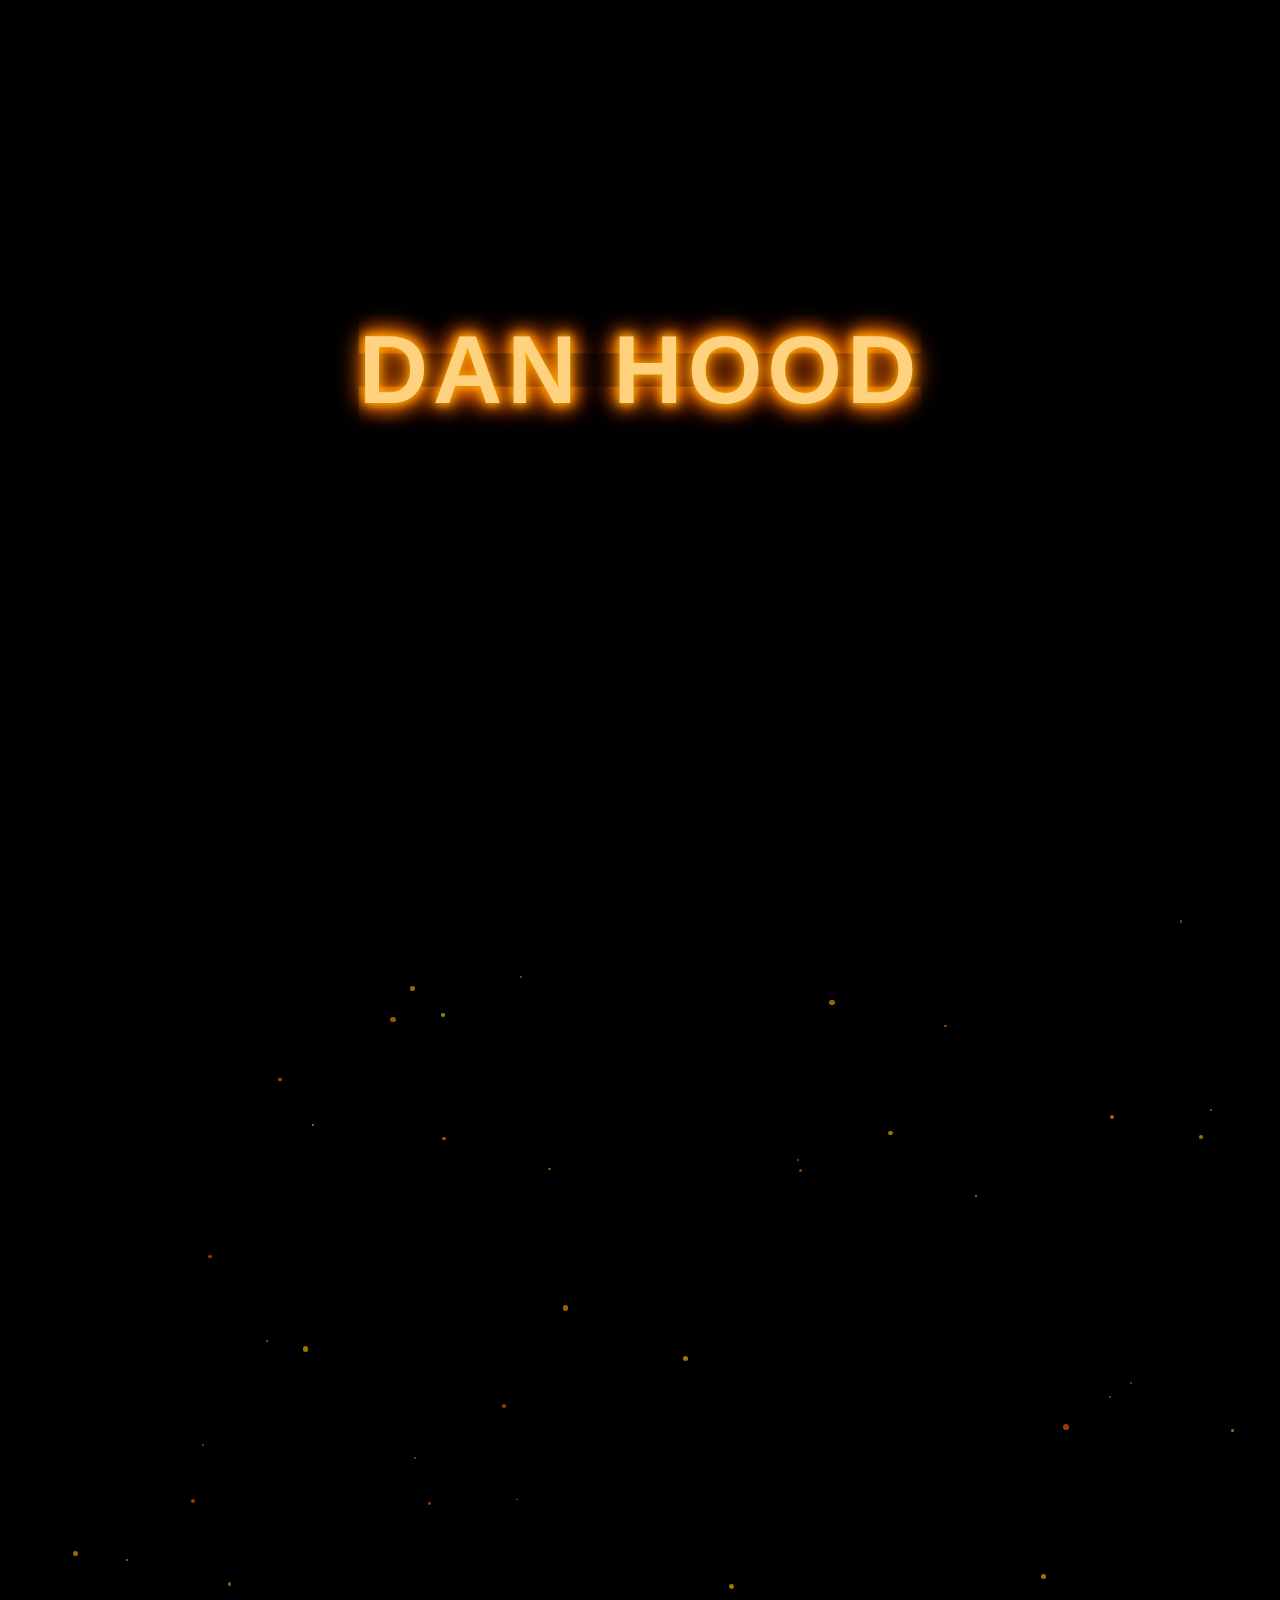
<file: index.html>
<!DOCTYPE html>
<html lang="en">
<head>
<meta charset="UTF-8">
<meta name="viewport" content="width=device-width, initial-scale=1.0">
<title>Dan Hood</title>
<style>
* {
  margin: 0;
  padding: 0;
  box-sizing: border-box;
}

body {
  background-color: #000;
  color: #fff;
  font-family: 'Arial Black', 'Arial Bold', sans-serif;
  height: 100vh;
  overflow: hidden;
  display: flex;
  justify-content: center;
  align-items: center;
}

.particles {
  position: absolute;
  top: 0;
  left: 0;
  width: 100%;
  height: 100%;
  z-index: 1;
}

.particle {
  position: absolute;
  background-color: rgba(255, 136, 0, 0.6);
  border-radius: 50%;
  animation: float 15s infinite linear;
}

@keyframes float {
  0% {
    transform: translateY(0) translateX(0);
    opacity: 0;
  }
  10% {
    opacity: 1;
  }
  90% {
    opacity: 1;
  }
  100% {
    transform: translateY(-100px) translateX(50px);
    opacity: 0;
  }
}

.intro-container {
  text-align: center;
  z-index: 2;
  position: relative;
}

.glitch-text {
  font-size: 6rem;
  font-weight: bold;
  text-transform: uppercase;
  position: relative;
  color: #ffd27f;
  letter-spacing: 5px;
  text-shadow: 
    0 0 10px #ffae00,
    0 0 20px #ff8800,
    0 0 30px #ff5500;
  animation: pulse 2s infinite alternate;
}

@keyframes pulse {
  0% { 
    opacity: 0.9;
    text-shadow: 
      0 0 10px #ffae00,
      0 0 20px #ff8800,
      0 0 30px #ff5500;
  }
  100% { 
    opacity: 1;
    text-shadow: 
      0 0 20px #ffae00,
      0 0 40px #ff8800,
      0 0 60px #ff5500,
      0 0 80px #ff5500;
  }
}

.glitch-text::before,
.glitch-text::after {
  content: "DAN HOOD";
  position: absolute;
  top: 0;
  left: 0;
  width: 100%;
  height: 100%;
}

.glitch-text::before {
  animation: glitch-animation 2s infinite;
  color: #ff3366;
  z-index: -1;
  clip-path: polygon(0 0, 100% 0, 100% 35%, 0 35%);
  opacity: 0.8;
}

.glitch-text::after {
  animation: glitch-animation 2s infinite reverse;
  color: #33ccff;
  z-index: -2;
  clip-path: polygon(0 65%, 100% 65%, 100% 100%, 0 100%);
  opacity: 0.8;
}

@keyframes glitch-animation {
  0% {
    transform: translate(0);
  }
  20% {
    transform: translate(-5px, 5px);
  }
  40% {
    transform: translate(-5px, -5px);
  }
  60% {
    transform: translate(5px, 5px);
  }
  80% {
    transform: translate(5px, -5px);
  }
  100% {
    transform: translate(0);
  }
}

.subtitle {
  margin-top: 1.5rem;
  font-size: 1.2rem;
  color: #ccc;
  letter-spacing: 3px;
  opacity: 0;
  animation: fadeIn 1s forwards;
  animation-delay: 1s;
}

@keyframes fadeIn {
  from { opacity: 0; }
  to { opacity: 1; }
}

.loading-bar {
  width: 0%;
  height: 4px;
  background: linear-gradient(90deg, #ff5500, #ffcc00);
  margin: 2rem auto 0;
  border-radius: 4px;
  animation: loading 3s forwards;
}

@keyframes loading {
  0% { width: 0%; }
  100% { width: 100%; }
}

.enter-button {
  display: inline-block;
  margin-top: 2rem;
  padding: 12px 30px;
  background: transparent;
  color: #ffcc00;
  border: 2px solid #ffcc00;
  text-transform: uppercase;
  letter-spacing: 2px;
  font-weight: bold;
  cursor: pointer;
  opacity: 0;
  animation: fadeIn 1s forwards;
  animation-delay: 3.5s;
  transition: all 0.3s ease;
  text-decoration: none;
}

.enter-button:hover {
  background: #ffcc00;
  color: #000;
  box-shadow: 0 0 20px #ffcc00;
}

@media (max-width: 768px) {
  .glitch-text {
    font-size: 3rem;
  }
  
  .subtitle {
    font-size: 1rem;
  }
}
</style>
</head>
<body>
<div class="particles" id="particles"></div>
<div class="intro-container">
  <h1 class="glitch-text">DAN HOOD</h1>
  <p class="subtitle">Da Hood but better</p>
  <div class="loading-bar"></div>
  <a href="main.html" class="enter-button">Enter</a>
</div>

<script>
// Create particle background
function createParticles() {
  const particlesContainer = document.getElementById('particles');
  const particleCount = 50;
  
  for (let i = 0; i < particleCount; i++) {
    const particle = document.createElement('div');
    particle.classList.add('particle');
    
    // Random properties
    const size = Math.random() * 5 + 1;
    const posX = Math.random() * 100;
    const posY = Math.random() * 100 + 100; // Start below viewport
    const delay = Math.random() * 15;
    const duration = Math.random() * 10 + 15;
    const hue = Math.random() * 30 + 20; // Orange color range
    
    particle.style.width = `${size}px`;
    particle.style.height = `${size}px`;
    particle.style.left = `${posX}%`;
    particle.style.top = `${posY}%`;
    particle.style.animationDelay = `${delay}s`;
    particle.style.animationDuration = `${duration}s`;
    particle.style.backgroundColor = `hsla(${hue}, 100%, 50%, 0.6)`;
    
    particlesContainer.appendChild(particle);
  }
}

createParticles();
</script>
<script src="script.js"></script>
</body>

</html>
</file>
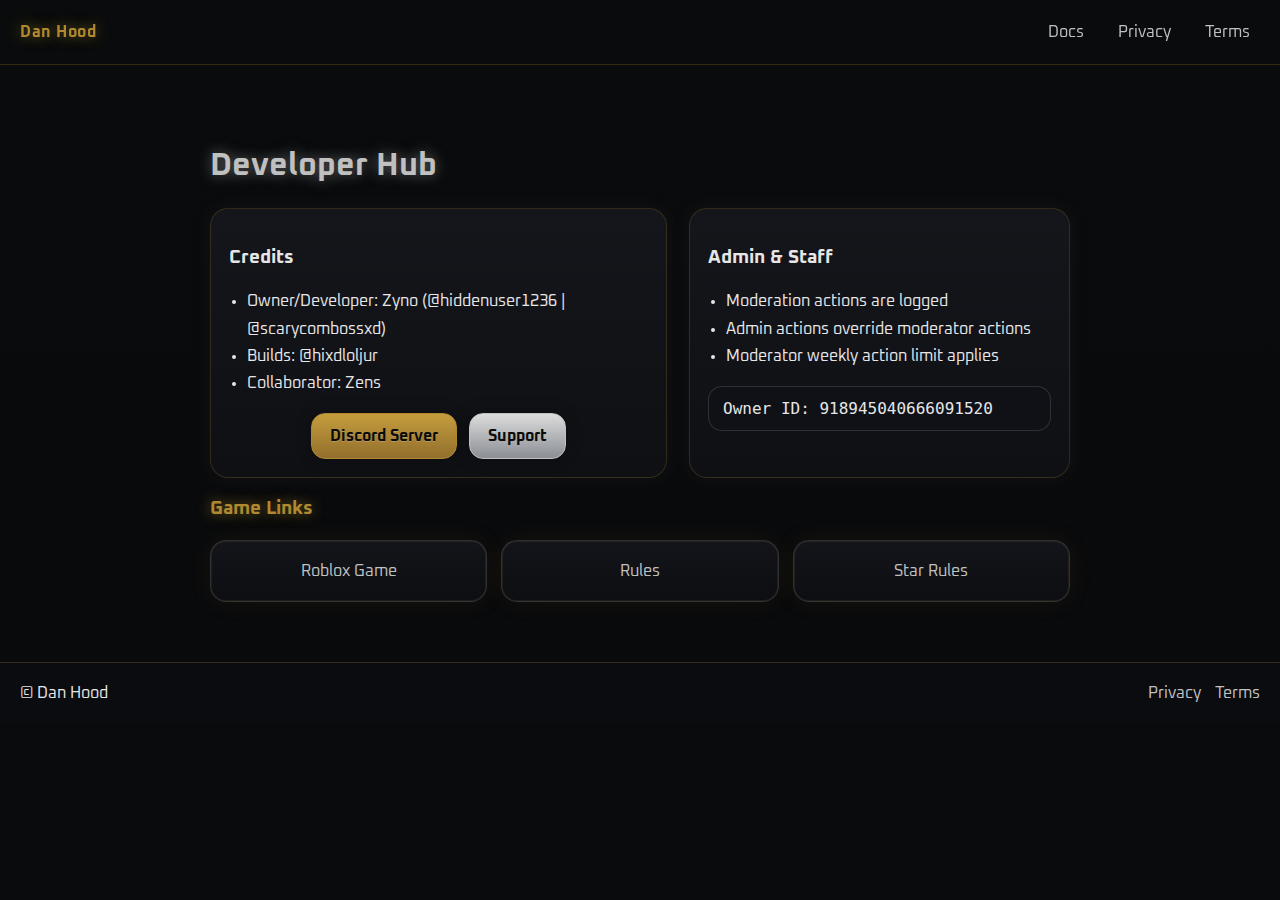
<file: devpage.html>
<!DOCTYPE html>
<html lang="en">
<head>
<meta charset="utf-8">
<meta name="viewport" content="width=device-width, initial-scale=1">
<title>Developer Page — Dan Hood</title>
<link href="https://fonts.googleapis.com/css2?family=Oxanium:wght@300;400;600;700&display=swap" rel="stylesheet">
<link rel="stylesheet" href="style.css">
</head>
<body>
<header class="nav">
  <a class="brand neon-gold" href="main.html">Dan Hood</a>
  <button id="navToggle" aria-label="menu">&#9776;</button>
  <nav id="menu">
    <a href="documentation.html">Docs</a>
    <a href="privacy.html">Privacy</a>
    <a href="terms.html">Terms</a>
  </nav>
</header>
<section class="panel narrow">
  <h1 class="neon-silver">Developer Hub</h1>
  <div class="grid two">
    <div class="rule-box">
      <h3>Credits</h3>
      <ul class="rules">
        <li>Owner/Developer: Zyno (@hiddenuser1236 | @scarycombossxd)</li>
        <li>Builds: @hixdloljur</li>
        <li>Collaborator: Zens</li>
      </ul>
      <div class="cta-row">
        <a class="btn gold" href="https://discord.gg/AApmYtwGvx" target="_blank" rel="noopener">Discord Server</a>
        <a class="btn silver" href="https://discord.gg/eBB32yD6FY" target="_blank" rel="noopener">Support</a>
      </div>
    </div>
    <div class="rule-box">
      <h3>Admin & Staff</h3>
      <ul class="rules">
        <li>Moderation actions are logged</li>
        <li>Admin actions override moderator actions</li>
        <li>Moderator weekly action limit applies</li>
      </ul>
      <div class="codeblock">Owner ID: 918945040666091520</div>
    </div>
  </div>
  <h3 class="neon-gold">Game Links</h3>
  <div class="link-grid">
    <a class="link-card" href="https://www.roblox.com/games/104304831465858/Dan-Hood-BIG-UPDATE" target="_blank" rel="noopener"><span>Roblox Game</span></a>
    <a class="link-card" href="main.html#play"><span>Rules</span></a>
    <a class="link-card" href="star.html"><span>Star Rules</span></a>
  </div>
</section>
<footer class="footer">
  <div>© Dan Hood</div>
  <div class="foot-links">
    <a href="privacy.html">Privacy</a>
    <a href="terms.html">Terms</a>
  </div>
</footer>
<script src="script.js"></script>
</body>
</html>
</file>
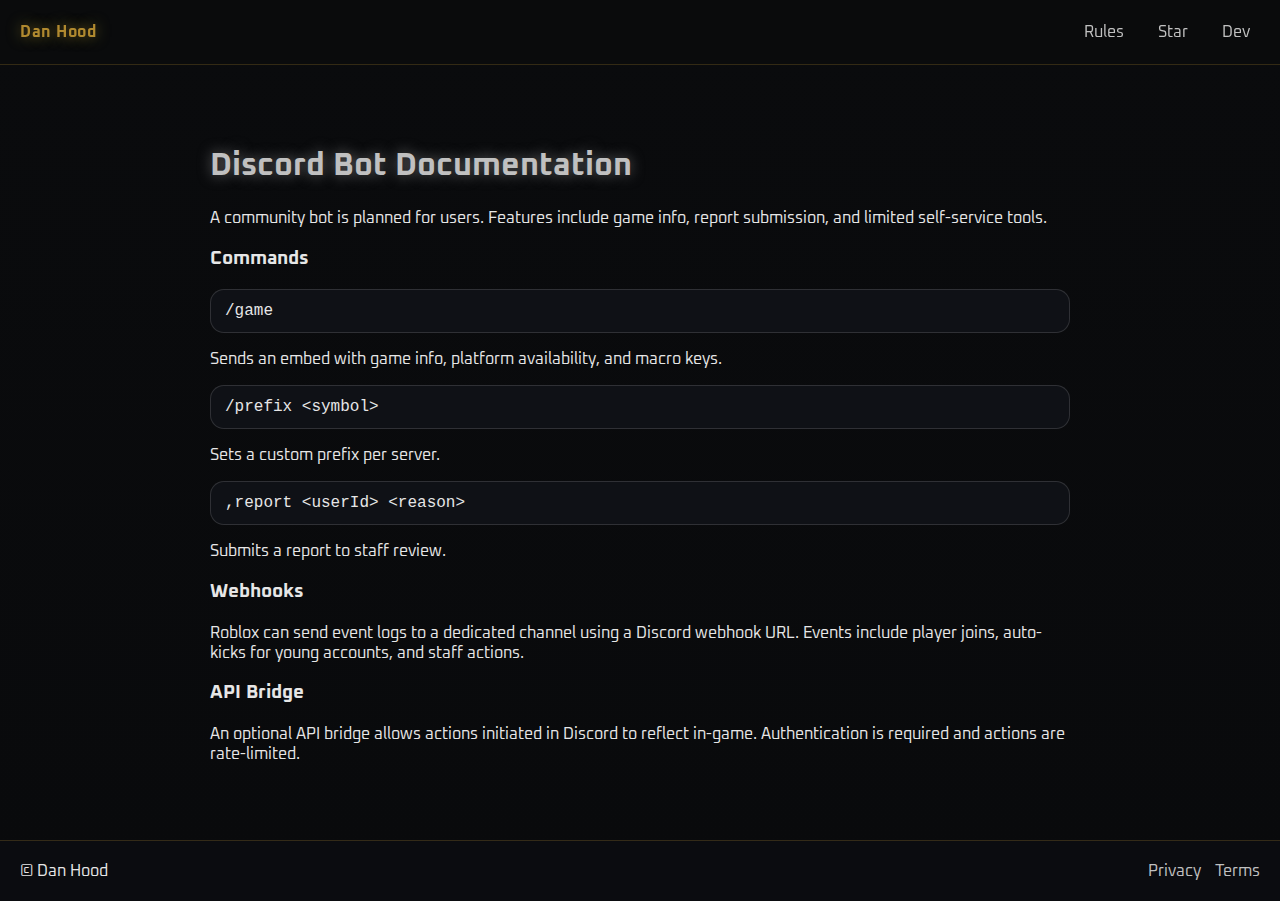
<file: documentation.html>
<!DOCTYPE html>
<html lang="en">
<head>
<meta charset="utf-8">
<meta name="viewport" content="width=device-width, initial-scale=1">
<title>Documentation — Dan Hood</title>
<link href="https://fonts.googleapis.com/css2?family=Oxanium:wght@300;400;600;700&display=swap" rel="stylesheet">
<link rel="stylesheet" href="style.css">
</head>
<body>
<header class="nav">
  <a class="brand neon-gold" href="main.html">Dan Hood</a>
  <button id="navToggle" aria-label="menu">&#9776;</button>
  <nav id="menu">
    <a href="main.html#play">Rules</a>
    <a href="star.html">Star</a>
    <a href="devpage.html">Dev</a>
  </nav>
</header>
<section class="panel narrow">
  <h1 class="neon-silver">Discord Bot Documentation</h1>
  <p>A community bot is planned for users. Features include game info, report submission, and limited self-service tools.</p>
  <h3>Commands</h3>
  <div class="codeblock">/game</div>
  <p>Sends an embed with game info, platform availability, and macro keys.</p>
  <div class="codeblock">/prefix &lt;symbol&gt;</div>
  <p>Sets a custom prefix per server.</p>
  <div class="codeblock">,report &lt;userId&gt; &lt;reason&gt;</div>
  <p>Submits a report to staff review.</p>
  <h3>Webhooks</h3>
  <p>Roblox can send event logs to a dedicated channel using a Discord webhook URL. Events include player joins, auto-kicks for young accounts, and staff actions.</p>
  <h3>API Bridge</h3>
  <p>An optional API bridge allows actions initiated in Discord to reflect in-game. Authentication is required and actions are rate-limited.</p>
</section>
<footer class="footer">
  <div>© Dan Hood</div>
  <div class="foot-links">
    <a href="privacy.html">Privacy</a>
    <a href="terms.html">Terms</a>
  </div>
</footer>
<script src="script.js"></script>
</body>
</html>
</file>
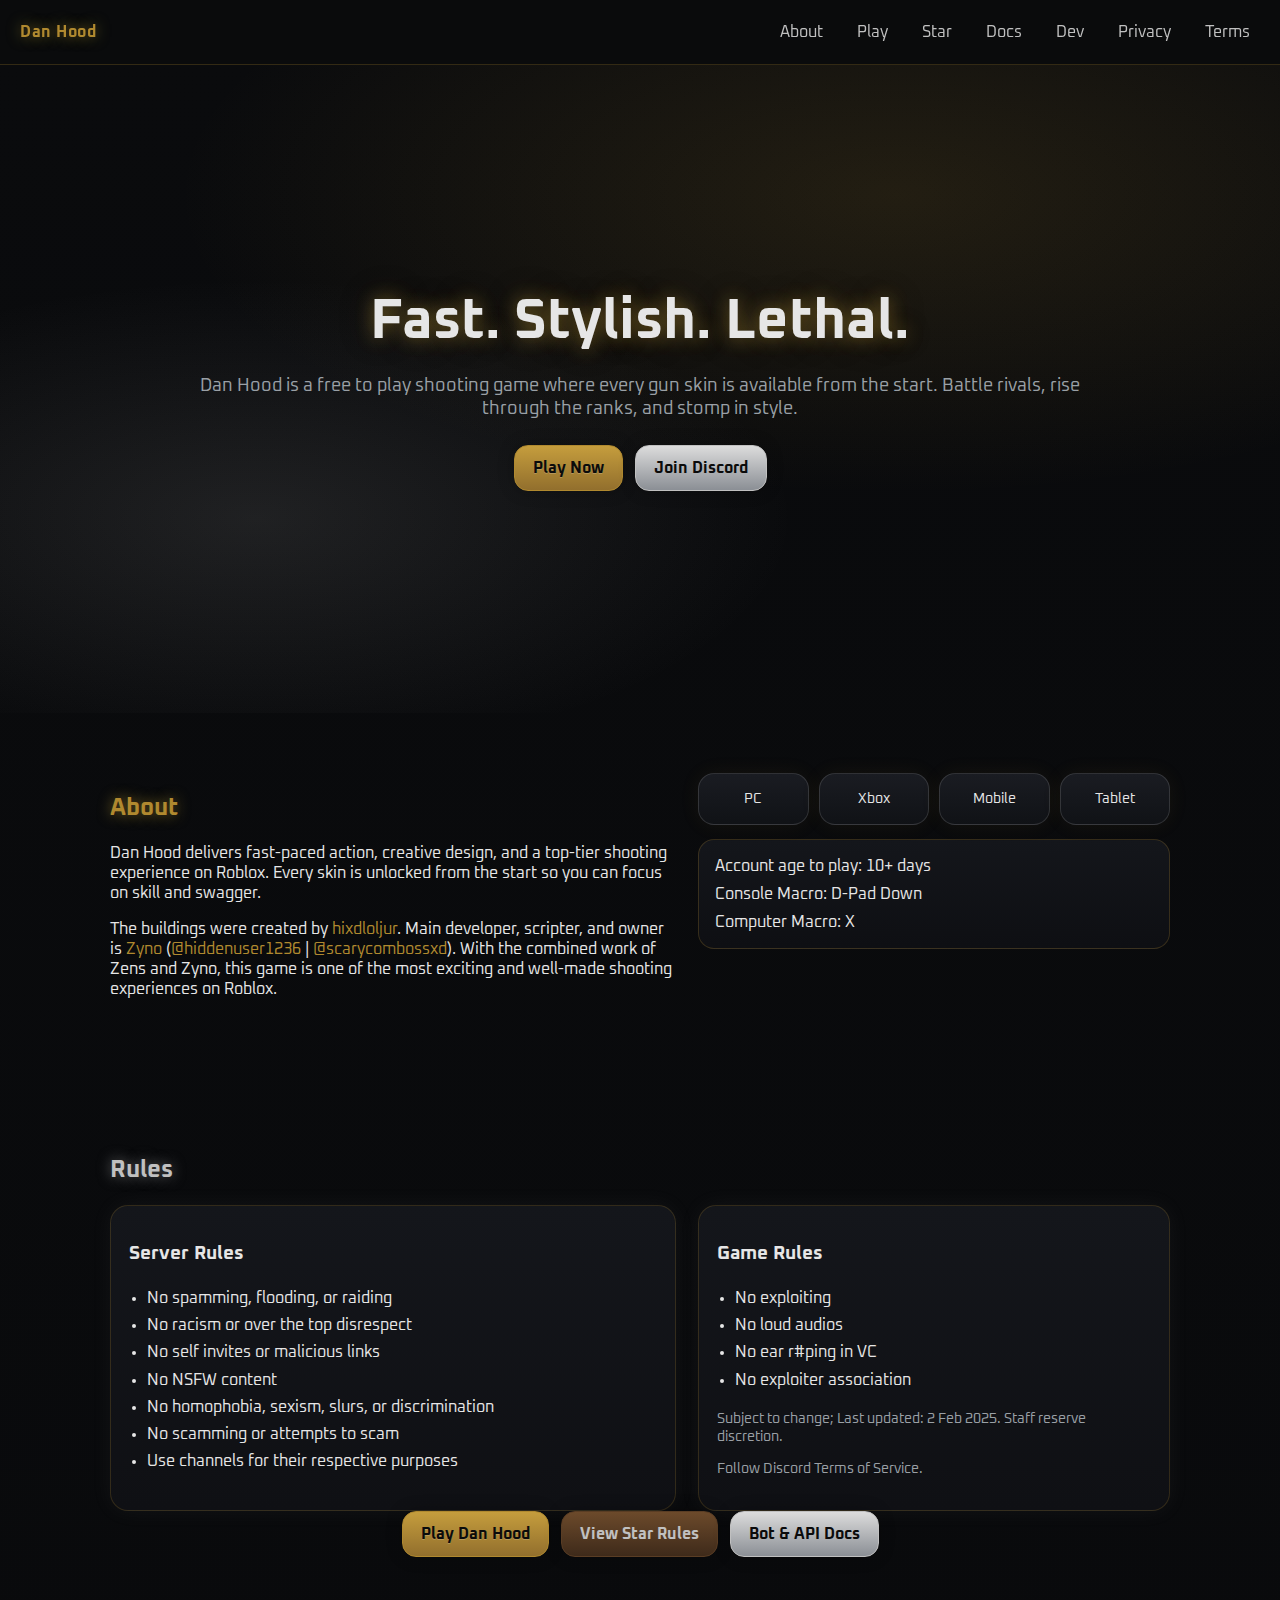
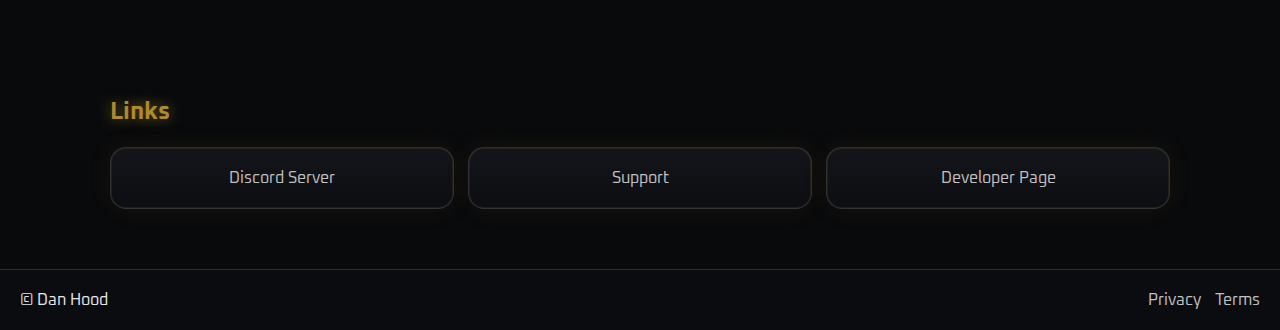
<file: main.html>
<!DOCTYPE html>
<html lang="en">
<head>
<meta charset="utf-8">
<meta name="viewport" content="width=device-width, initial-scale=1">
<title>Dan Hood — Home</title>
<link rel="icon" type="image/png" href="https://cdn3.emoji.gg/emojis/76543-redhoodgun.png">
<link href="https://fonts.googleapis.com/css2?family=Oxanium:wght@300;400;600;700&display=swap" rel="stylesheet">
<link rel="stylesheet" href="style.css">
</head>
<body>
<header class="nav">
  <a class="brand neon-gold" href="main.html">Dan Hood</a>
  <button id="navToggle" aria-label="menu">&#9776;</button>
  <nav id="menu">
    <a href="main.html#about">About</a>
    <a href="main.html#play">Play</a>
    <a href="star.html">Star</a>
    <a href="documentation.html">Docs</a>
    <a href="devpage.html">Dev</a>
    <a href="privacy.html">Privacy</a>
    <a href="terms.html">Terms</a>
  </nav>
</header>
<section class="hero">
  <div class="hero-inner">
    <h1 class="glow-title">Fast. Stylish. Lethal.</h1>
    <p class="lead">Dan Hood is a free to play shooting game where every gun skin is available from the start. Battle rivals, rise through the ranks, and stomp in style.</p>
    <div class="cta-row">
      <a class="btn gold" href="https://www.roblox.com/games/104304831465858/Dan-Hood-BIG-UPDATE" target="_blank" rel="noopener">Play Now</a>
      <a class="btn silver" href="https://discord.gg/AApmYtwGvx" target="_blank" rel="noopener">Join Discord</a>
    </div>
  </div>
</section>
<section id="about" class="panel">
  <div class="grid two">
    <div>
      <h2 class="neon-gold">About</h2>
      <p>Dan Hood delivers fast-paced action, creative design, and a top-tier shooting experience on Roblox. Every skin is unlocked from the start so you can focus on skill and swagger.</p>
      <p>The buildings were created by <span class="tag">hixdloljur</span>. Main developer, scripter, and owner is <span class="tag">Zyno</span> (<span class="tag">@hiddenuser1236</span> | <span class="tag">@scarycombossxd</span>). With the combined work of Zens and Zyno, this game is one of the most exciting and well-made shooting experiences on Roblox.</p>
    </div>
    <div>
      <div class="stat-card">
        <div class="stat">PC</div>
        <div class="stat">Xbox</div>
        <div class="stat">Mobile</div>
        <div class="stat">Tablet</div>
      </div>
      <div class="info-card">
        <div>Account age to play: 10+ days</div>
        <div>Console Macro: D-Pad Down</div>
        <div>Computer Macro: X</div>
      </div>
    </div>
  </div>
</section>
<section id="play" class="panel">
  <h2 class="neon-silver">Rules</h2>
  <div class="grid two">
    <div class="rule-box">
      <h3>Server Rules</h3>
      <ul class="rules">
        <li>No spamming, flooding, or raiding</li>
        <li>No racism or over the top disrespect</li>
        <li>No self invites or malicious links</li>
        <li>No NSFW content</li>
        <li>No homophobia, sexism, slurs, or discrimination</li>
        <li>No scamming or attempts to scam</li>
        <li>Use channels for their respective purposes</li>
      </ul>
    </div>
    <div class="rule-box">
      <h3>Game Rules</h3>
      <ul class="rules">
        <li>No exploiting</li>
        <li>No loud audios</li>
        <li>No ear r#ping in VC</li>
        <li>No exploiter association</li>
      </ul>
      <p class="muted">Subject to change; Last updated: 2 Feb 2025. Staff reserve discretion.</p>
      <p class="muted">Follow Discord Terms of Service.</p>
    </div>
  </div>
  <div class="cta-row center">
    <a class="btn gold" href="https://www.roblox.com/games/104304831465858/Dan-Hood-BIG-UPDATE" target="_blank" rel="noopener">Play Dan Hood</a>
    <a class="btn brown" href="star.html">View Star Rules</a>
    <a class="btn silver" href="documentation.html">Bot & API Docs</a>
  </div>
</section>
<section class="panel">
  <h2 class="neon-gold">Links</h2>
  <div class="link-grid">
    <a class="link-card" href="https://discord.gg/AApmYtwGvx" target="_blank" rel="noopener">
      <span>Discord Server</span>
    </a>
    <a class="link-card" href="https://discord.gg/eBB32yD6FY" target="_blank" rel="noopener">
      <span>Support</span>
    </a>
    <a class="link-card" href="devpage.html">
      <span>Developer Page</span>
    </a>
  </div>
</section>
<footer class="footer">
  <div>© Dan Hood</div>
  <div class="foot-links">
    <a href="privacy.html">Privacy</a>
    <a href="terms.html">Terms</a>
  </div>
</footer>
<script src="script.js"></script>
</body>
</html>
</file>
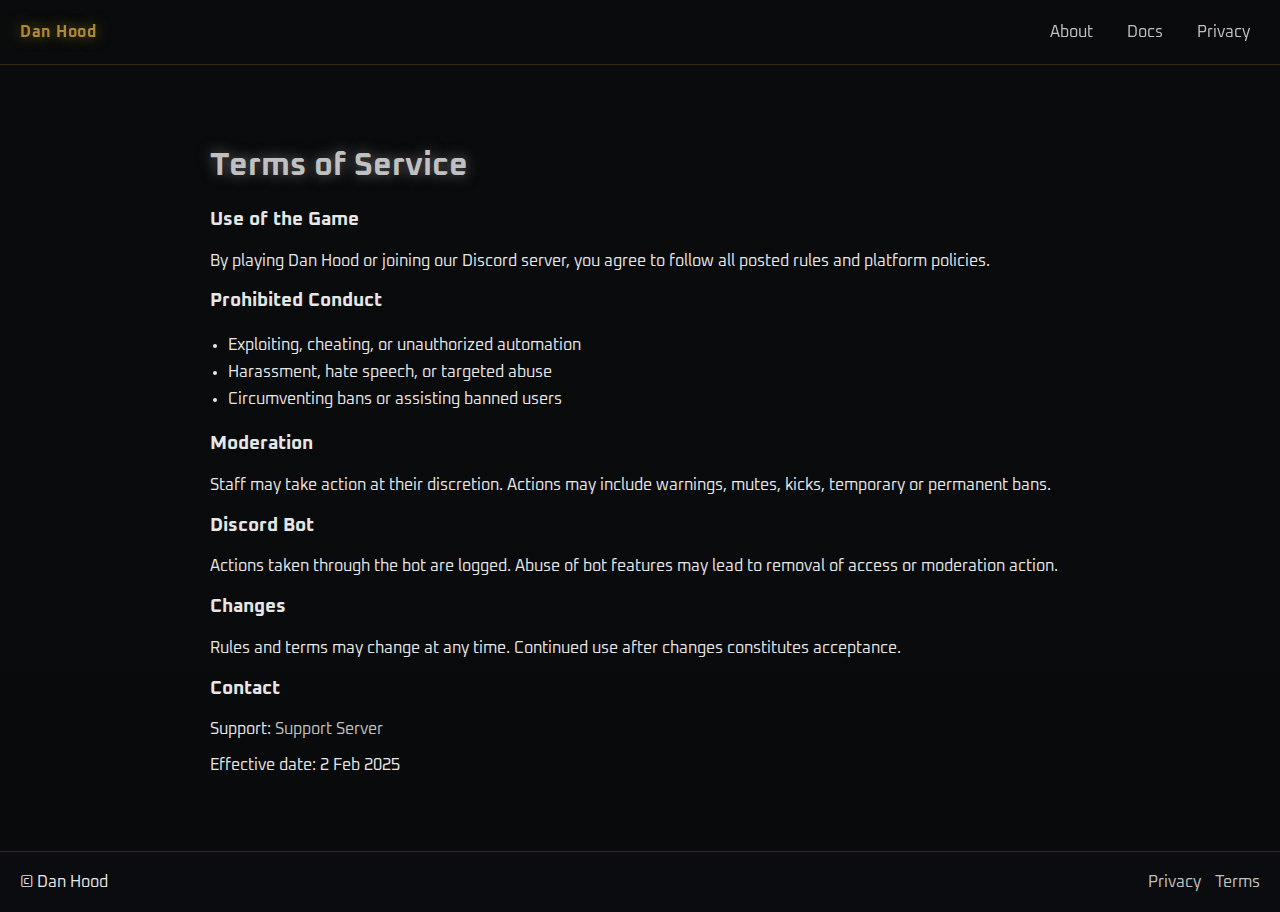
<file: terms.html>
<!DOCTYPE html>
<html lang="en">
<head>
<meta charset="utf-8">
<meta name="viewport" content="width=device-width, initial-scale=1">
<title>Terms — Dan Hood</title>
<link href="https://fonts.googleapis.com/css2?family=Oxanium:wght@300;400;600;700&display=swap" rel="stylesheet">
<link rel="stylesheet" href="style.css">
</head>
<body>
<header class="nav">
  <a class="brand neon-gold" href="main.html">Dan Hood</a>
  <button id="navToggle" aria-label="menu">&#9776;</button>
  <nav id="menu">
    <a href="main.html#about">About</a>
    <a href="documentation.html">Docs</a>
    <a href="privacy.html">Privacy</a>
  </nav>
</header>
<section class="panel narrow">
  <h1 class="neon-silver">Terms of Service</h1>
  <h3>Use of the Game</h3>
  <p>By playing Dan Hood or joining our Discord server, you agree to follow all posted rules and platform policies.</p>
  <h3>Prohibited Conduct</h3>
  <ul class="rules">
    <li>Exploiting, cheating, or unauthorized automation</li>
    <li>Harassment, hate speech, or targeted abuse</li>
    <li>Circumventing bans or assisting banned users</li>
  </ul>
  <h3>Moderation</h3>
  <p>Staff may take action at their discretion. Actions may include warnings, mutes, kicks, temporary or permanent bans.</p>
  <h3>Discord Bot</h3>
  <p>Actions taken through the bot are logged. Abuse of bot features may lead to removal of access or moderation action.</p>
  <h3>Changes</h3>
  <p>Rules and terms may change at any time. Continued use after changes constitutes acceptance.</p>
  <h3>Contact</h3>
  <p>Support: <a href="https://discord.gg/eBB32yD6FY" target="_blank" rel="noopener">Support Server</a></p>
  <p>Effective date: 2 Feb 2025</p>
</section>
<footer class="footer">
  <div>© Dan Hood</div>
  <div class="foot-links">
    <a href="privacy.html">Privacy</a>
    <a href="terms.html">Terms</a>
  </div>
</footer>
<script src="script.js"></script>
</body>
</html>
</file>
<file: style.css>
:root{--bg:#0a0b0d;--bg2:#121317;--gold:#b0892f;--silver:#c0c0c0;--brown:#5a3d24;--text:#e6e6e6;--muted:#9aa0a6;--card:#14161b;--accent:#d4af37}
*{box-sizing:border-box}
html,body{margin:0;padding:0;background:linear-gradient(180deg,var(--bg),#090a0c);color:var(--text);font-family:Oxanium,system-ui,sans-serif}
a{color:var(--silver);text-decoration:none}
img{max-width:100%;display:block}
.nav{position:sticky;top:0;z-index:50;display:flex;align-items:center;justify-content:space-between;background:rgba(10,11,13,.7);backdrop-filter:blur(10px);padding:14px 20px;border-bottom:1px solid rgba(176,137,47,.25)}
.brand{font-weight:700;letter-spacing:.5px}
#menu{display:flex;gap:14px}
#menu a{padding:8px 10px;border-radius:10px;transition:all .2s}
#menu a:hover{box-shadow:0 0 14px rgba(192,192,192,.25);background:rgba(255,255,255,.04)}
#navToggle{display:none;background:none;border:none;font-size:24px;color:var(--silver)}
.hero{display:grid;place-items:center;min-height:72vh;background:radial-gradient(1200px 500px at 70% 20%,rgba(176,137,47,.15),transparent 60%),radial-gradient(900px 400px at 20% 70%,rgba(192,192,192,.12),transparent 60%)}
.hero-inner{max-width:980px;padding:40px 22px;text-align:center}
.glow-title{font-size:56px;margin:0 0 10px;text-shadow:0 0 18px rgba(212,175,55,.45),0 0 36px rgba(90,61,36,.25)}
.lead{font-size:18px;color:var(--muted);margin-bottom:24px}
.cta-row{display:flex;gap:12px;flex-wrap:wrap;justify-content:center}
.btn{padding:12px 18px;border-radius:14px;font-weight:700;border:1px solid transparent;transition:.2s;box-shadow:0 0 16px rgba(0,0,0,.25)}
.btn.gold{background:linear-gradient(180deg,#c59d3d,#926f2d);border-color:#b0892f;color:#0b0b0b;text-shadow:0 1px 0 rgba(255,255,255,.2)}
.btn.silver{background:linear-gradient(180deg,#dcdcdc,#8b8f95);border-color:#c0c0c0;color:#0b0b0b}
.btn.brown{background:linear-gradient(180deg,#6c4a2b,#3e2a1a);border-color:#5a3d24}
.btn:hover{transform:translateY(-1px);box-shadow:0 10px 28px rgba(176,137,47,.25)}
.panel{padding:60px 20px;max-width:1100px;margin:0 auto}
.panel.narrow{max-width:900px}
.grid.two{display:grid;grid-template-columns:1.2fr 1fr;gap:22px}
.stat-card{display:grid;grid-template-columns:repeat(4,1fr);gap:10px}
.stat{background:linear-gradient(180deg,#1a1c22,#101216);border:1px solid rgba(192,192,192,.18);padding:16px;border-radius:16px;text-align:center;box-shadow:0 0 20px rgba(176,137,47,.08)}
.info-card{margin-top:14px;display:grid;gap:8px;background:linear-gradient(180deg,#14161b,#0e0f13);border:1px solid rgba(176,137,47,.25);padding:16px;border-radius:16px}
.tag{color:var(--gold)}
.rule-box{background:linear-gradient(180deg,#14161b,#0f1014);border:1px solid rgba(176,137,47,.22);padding:18px;border-radius:18px;box-shadow:0 0 22px rgba(192,192,192,.06)}
.rules{padding-left:18px;line-height:1.7}
.muted{color:var(--muted);font-size:14px}
.link-grid{display:grid;grid-template-columns:repeat(auto-fit,minmax(220px,1fr));gap:14px}
.link-card{display:grid;place-items:center;padding:20px;border-radius:16px;background:linear-gradient(180deg,#13151a,#0d0e12);border:1px solid rgba(192,192,192,.18);box-shadow:inset 0 0 0 1px rgba(176,137,47,.12),0 0 26px rgba(176,137,47,.08)}
.link-card:hover{box-shadow:0 0 32px rgba(176,137,47,.24)}
.footer{display:flex;align-items:center;justify-content:space-between;padding:20px;border-top:1px solid rgba(176,137,47,.25);background:#0b0c10}
.foot-links{display:flex;gap:14px}
.neon-gold{color:var(--gold);text-shadow:0 0 14px rgba(212,175,55,.55)}
.neon-silver{color:var(--silver);text-shadow:0 0 14px rgba(192,192,192,.5)}
.codeblock{background:#0f1116;border:1px solid rgba(192,192,192,.18);border-radius:14px;padding:12px 14px;font-family:ui-monospace,Consolas,monospace;overflow:auto;margin:8px 0}
.center{justify-content:center}
.tag-pill{display:inline-block;padding:6px 10px;border-radius:999px;background:rgba(176,137,47,.15);border:1px solid rgba(176,137,47,.25)}
.intro-body{margin:0;overflow:hidden}
#intro{position:fixed;inset:0;width:100vw;height:100vh;display:block}
.enter-btn{position:fixed;left:50%;bottom:6vh;transform:translateX(-50%);padding:12px 18px;border:1px solid rgba(192,192,192,.4);border-radius:14px;background:rgba(12,13,16,.6);backdrop-filter:blur(8px);font-weight:700;opacity:1;transition:.25s}
.enter-btn.hidden{opacity:0;pointer-events:none}
#overlay{position:fixed;inset:0;display:grid;place-items:center;background:radial-gradient(900px 500px at 30% 20%,rgba(176,137,47,.08),transparent 60%),#0a0b0d;transition:.4s}
#overlay.hide{opacity:0;pointer-events:none}
.intro-loader{font-size:22px;letter-spacing:.2em}
.stat-card .stat{font-size:14px}
@media(max-width:960px){
  .grid.two{grid-template-columns:1fr}
  #menu{position:absolute;right:12px;top:60px;flex-direction:column;background:rgba(10,11,13,.92);padding:10px;border-radius:12px;border:1px solid rgba(176,137,47,.25);display:none}
  #menu.open{display:flex}
  #navToggle{display:block}
  .glow-title{font-size:40px}
}
</file>
